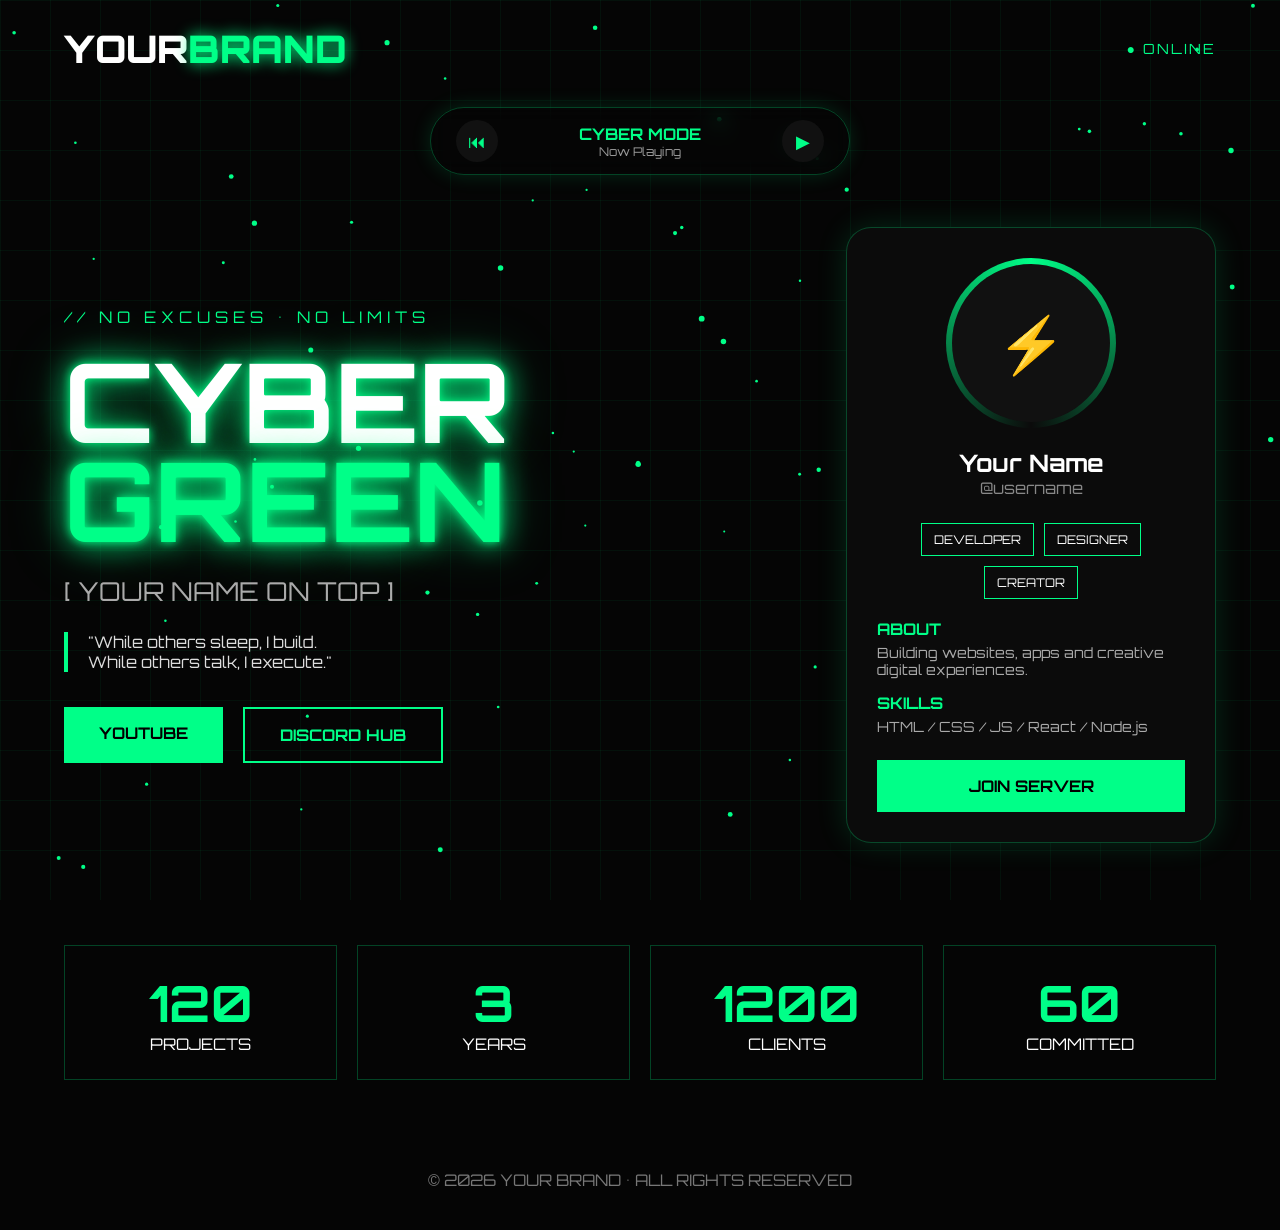
<file: hh.html>
<!DOCTYPE html>
<html lang="en">
<head>
<meta charset="UTF-8">
<meta name="viewport" content="width=device-width, initial-scale=1.0">
<title>Cyber Green Portfolio</title>

<link href="https://fonts.googleapis.com/css2?family=Orbitron:wght@400;500;600;700;800;900&display=swap" rel="stylesheet">

<style>

:root{
    --green:#00ff88;
    --green-dark:#00cc6f;
    --bg:#050505;
    --card:#0b0b0b;
    --border:rgba(0,255,136,.25);
}

*{
    margin:0;
    padding:0;
    box-sizing:border-box;
    font-family:'Orbitron',sans-serif;
}

html{
    scroll-behavior:smooth;
}

body{
    background:var(--bg);
    color:white;
    overflow-x:hidden;
}

/* Animated background */

#particles{
    position:fixed;
    inset:0;
    z-index:-2;
}

.grid{
    position:fixed;
    inset:0;
    background:
    linear-gradient(rgba(0,255,136,.05) 1px, transparent 1px),
    linear-gradient(90deg, rgba(0,255,136,.05) 1px, transparent 1px);
    background-size:50px 50px;
    z-index:-1;
}

/* Header */

header{
    width:90%;
    margin:auto;
    padding:25px 0;
    display:flex;
    justify-content:space-between;
    align-items:center;
}

.logo{
    font-size:38px;
    font-weight:900;
}

.logo span{
    color:var(--green);
    text-shadow:0 0 15px var(--green);
}

.online{
    color:var(--green);
    font-size:14px;
    letter-spacing:2px;
}

/* Music Bar */

.music-bar{
    width:420px;
    max-width:90%;
    margin:10px auto 0;
    padding:12px 25px;
    border:1px solid var(--border);
    border-radius:50px;
    display:flex;
    justify-content:space-between;
    align-items:center;
    backdrop-filter:blur(10px);
    box-shadow:0 0 20px rgba(0,255,136,.15);
}

.music-btn{
    width:42px;
    height:42px;
    border-radius:50%;
    border:none;
    background:#111;
    color:var(--green);
    cursor:pointer;
    font-size:18px;
}

.song{
    text-align:center;
}

.song h4{
    color:var(--green);
}

.song p{
    font-size:12px;
    color:#999;
}

/* Hero */

.hero{
    width:90%;
    margin:auto;
    min-height:80vh;
    display:flex;
    justify-content:space-between;
    align-items:center;
    gap:50px;
}

.left{
    flex:1;
}

.tag{
    color:var(--green);
    letter-spacing:5px;
    margin-bottom:25px;
}

.hero h1{
    font-size:110px;
    line-height:.9;

    text-shadow:
    0 0 10px var(--green),
    0 0 30px var(--green),
    0 0 60px rgba(0,255,136,.4);
}

.hero h1 span{
    color:var(--green);
}

.subtitle{
    margin:25px 0;
    font-size:26px;
    color:#aaa;
}

.quote{
    border-left:4px solid var(--green);
    padding-left:20px;
    color:#ddd;
    max-width:550px;
    margin-bottom:35px;
}

.buttons{
    display:flex;
    gap:20px;
    flex-wrap:wrap;
}

.btn{
    padding:16px 35px;
    text-decoration:none;
    transition:.3s;
    font-weight:700;
}

.btn-primary{
    background:var(--green);
    color:black;
}

.btn-primary:hover{
    transform:translateY(-3px);
    box-shadow:0 0 25px var(--green);
}

.btn-outline{
    border:2px solid var(--green);
    color:var(--green);
}

.btn-outline:hover{
    background:var(--green);
    color:black;
}

/* Profile Card */

.card{
    width:370px;
    background:var(--card);
    border:1px solid var(--border);
    border-radius:25px;
    padding:30px;
    box-shadow:0 0 30px rgba(0,255,136,.15);
}

.avatar-wrap{
    display:flex;
    justify-content:center;
}

.avatar-ring{
    width:170px;
    height:170px;
    border-radius:50%;
    padding:6px;
    background:
    conic-gradient(
    var(--green),
    transparent,
    var(--green)
    );

    animation:spin 5s linear infinite;
}

.avatar{
    width:100%;
    height:100%;
    border-radius:50%;
    background:#111;
    display:flex;
    align-items:center;
    justify-content:center;
    font-size:55px;
}

@keyframes spin{
    from{transform:rotate(0deg);}
    to{transform:rotate(360deg);}
}

.card h2{
    text-align:center;
    margin-top:20px;
}

.username{
    text-align:center;
    color:#888;
    margin-bottom:25px;
}

.badges{
    display:flex;
    gap:10px;
    justify-content:center;
    flex-wrap:wrap;
    margin-bottom:20px;
}

.badge{
    border:1px solid var(--green);
    padding:8px 12px;
    font-size:12px;
}

.info{
    margin-top:15px;
}

.info h4{
    color:var(--green);
    margin-bottom:5px;
}

.info p{
    color:#aaa;
    font-size:14px;
}

.join{
    margin-top:25px;
    display:block;
    text-align:center;
    padding:16px;
    background:var(--green);
    color:black;
    text-decoration:none;
    font-weight:700;
}

/* Stats */

.stats{
    width:90%;
    margin:50px auto;
    display:grid;
    grid-template-columns:repeat(4,1fr);
    gap:20px;
}

.stat{
    text-align:center;
    padding:25px;
    border:1px solid var(--border);
}

.stat h2{
    color:var(--green);
    font-size:50px;
}

/* Footer */

footer{
    text-align:center;
    padding:40px 20px;
    color:#777;
}

/* Responsive */

@media(max-width:1000px){

.hero{
    flex-direction:column;
    text-align:center;
}

.quote{
    border:none;
    margin:auto auto 30px;
}

.hero h1{
    font-size:70px;
}

.stats{
    grid-template-columns:repeat(2,1fr);
}
}

@media(max-width:600px){

.hero h1{
    font-size:48px;
}

.stats{
    grid-template-columns:1fr;
}

.card{
    width:100%;
}
}

</style>
</head>
<body>

<canvas id="particles"></canvas>
<div class="grid"></div>

<header>
    <div class="logo">YOUR<span>BRAND</span></div>
    <div class="online">● ONLINE</div>
</header>

<div class="music-bar">
    <button class="music-btn">⏮</button>

    <div class="song">
        <h4>CYBER MODE</h4>
        <p>Now Playing</p>
    </div>

    <button class="music-btn">▶</button>
</div>

<section class="hero">

<div class="left">

    <div class="tag">// NO EXCUSES • NO LIMITS</div>

    <h1>
        CYBER<br>
        <span>GREEN</span>
    </h1>

    <div class="subtitle">
        [ YOUR NAME ON TOP ]
    </div>

    <div class="quote">
        "While others sleep, I build.<br>
        While others talk, I execute."
    </div>

    <div class="buttons">
        <a href="#" class="btn btn-primary">YOUTUBE</a>
        <a href="#" class="btn btn-outline">DISCORD HUB</a>
    </div>

</div>

<div class="card">

    <div class="avatar-wrap">
        <div class="avatar-ring">
            <div class="avatar">⚡</div>
        </div>
    </div>

    <h2>Your Name</h2>
    <div class="username">@username</div>

    <div class="badges">
        <div class="badge">DEVELOPER</div>
        <div class="badge">DESIGNER</div>
        <div class="badge">CREATOR</div>
    </div>

    <div class="info">
        <h4>ABOUT</h4>
        <p>Building websites, apps and creative digital experiences.</p>
    </div>

    <div class="info">
        <h4>SKILLS</h4>
        <p>HTML / CSS / JS / React / Node.js</p>
    </div>

    <a href="#" class="join">JOIN SERVER</a>

</div>

</section>

<section class="stats">

<div class="stat">
    <h2 data-target="200">0</h2>
    <p>PROJECTS</p>
</div>

<div class="stat">
    <h2 data-target="5">0</h2>
    <p>YEARS</p>
</div>

<div class="stat">
    <h2 data-target="2000">0</h2>
    <p>CLIENTS</p>
</div>

<div class="stat">
    <h2 data-target="100">0</h2>
    <p>COMMITTED</p>
</div>

</section>

<footer>
© 2026 YOUR BRAND • ALL RIGHTS RESERVED
</footer>

<script>

/* Counter Animation */

document.querySelectorAll('[data-target]').forEach(counter=>{

let target=+counter.dataset.target;
let count=0;

let update=()=>{

let increment=target/80;

if(count<target){
count+=increment;
counter.innerText=Math.floor(count);
requestAnimationFrame(update);
}else{
counter.innerText=target+"+";
}

}

update();

});

/* Particles */

const canvas=document.getElementById("particles");
const ctx=canvas.getContext("2d");

canvas.width=window.innerWidth;
canvas.height=window.innerHeight;

let particles=[];

for(let i=0;i<80;i++){

particles.push({
x:Math.random()*canvas.width,
y:Math.random()*canvas.height,
r:Math.random()*2+1,
dx:(Math.random()-.5)*1,
dy:(Math.random()-.5)*1
});

}

function animate(){

ctx.clearRect(0,0,canvas.width,canvas.height);

particles.forEach(p=>{

ctx.beginPath();
ctx.arc(p.x,p.y,p.r,0,Math.PI*2);
ctx.fillStyle="#00ff88";
ctx.fill();

p.x+=p.dx;
p.y+=p.dy;

if(p.x<0||p.x>canvas.width)p.dx*=-1;
if(p.y<0||p.y>canvas.height)p.dy*=-1;

});

requestAnimationFrame(animate);

}

animate();

window.addEventListener("resize",()=>{
canvas.width=window.innerWidth;
canvas.height=window.innerHeight;
});

</script>

</body>
</html>
</file>
